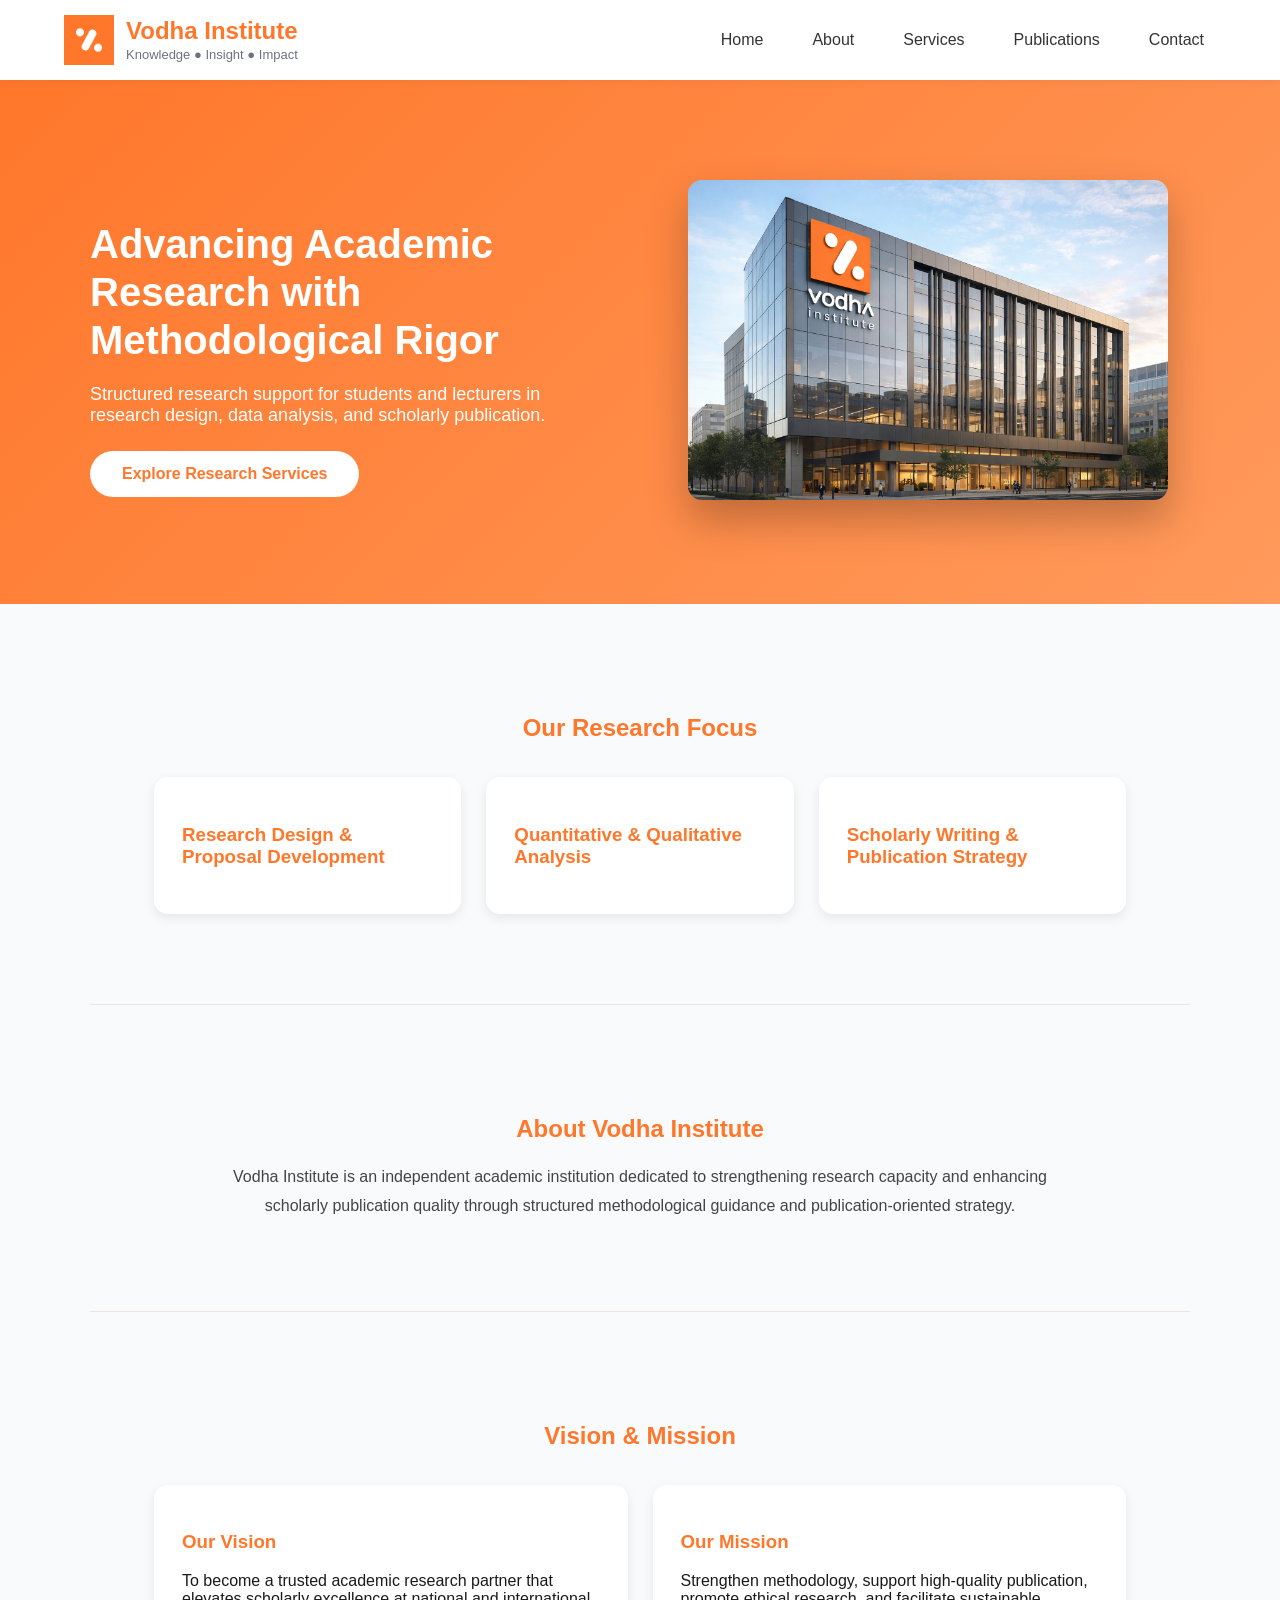
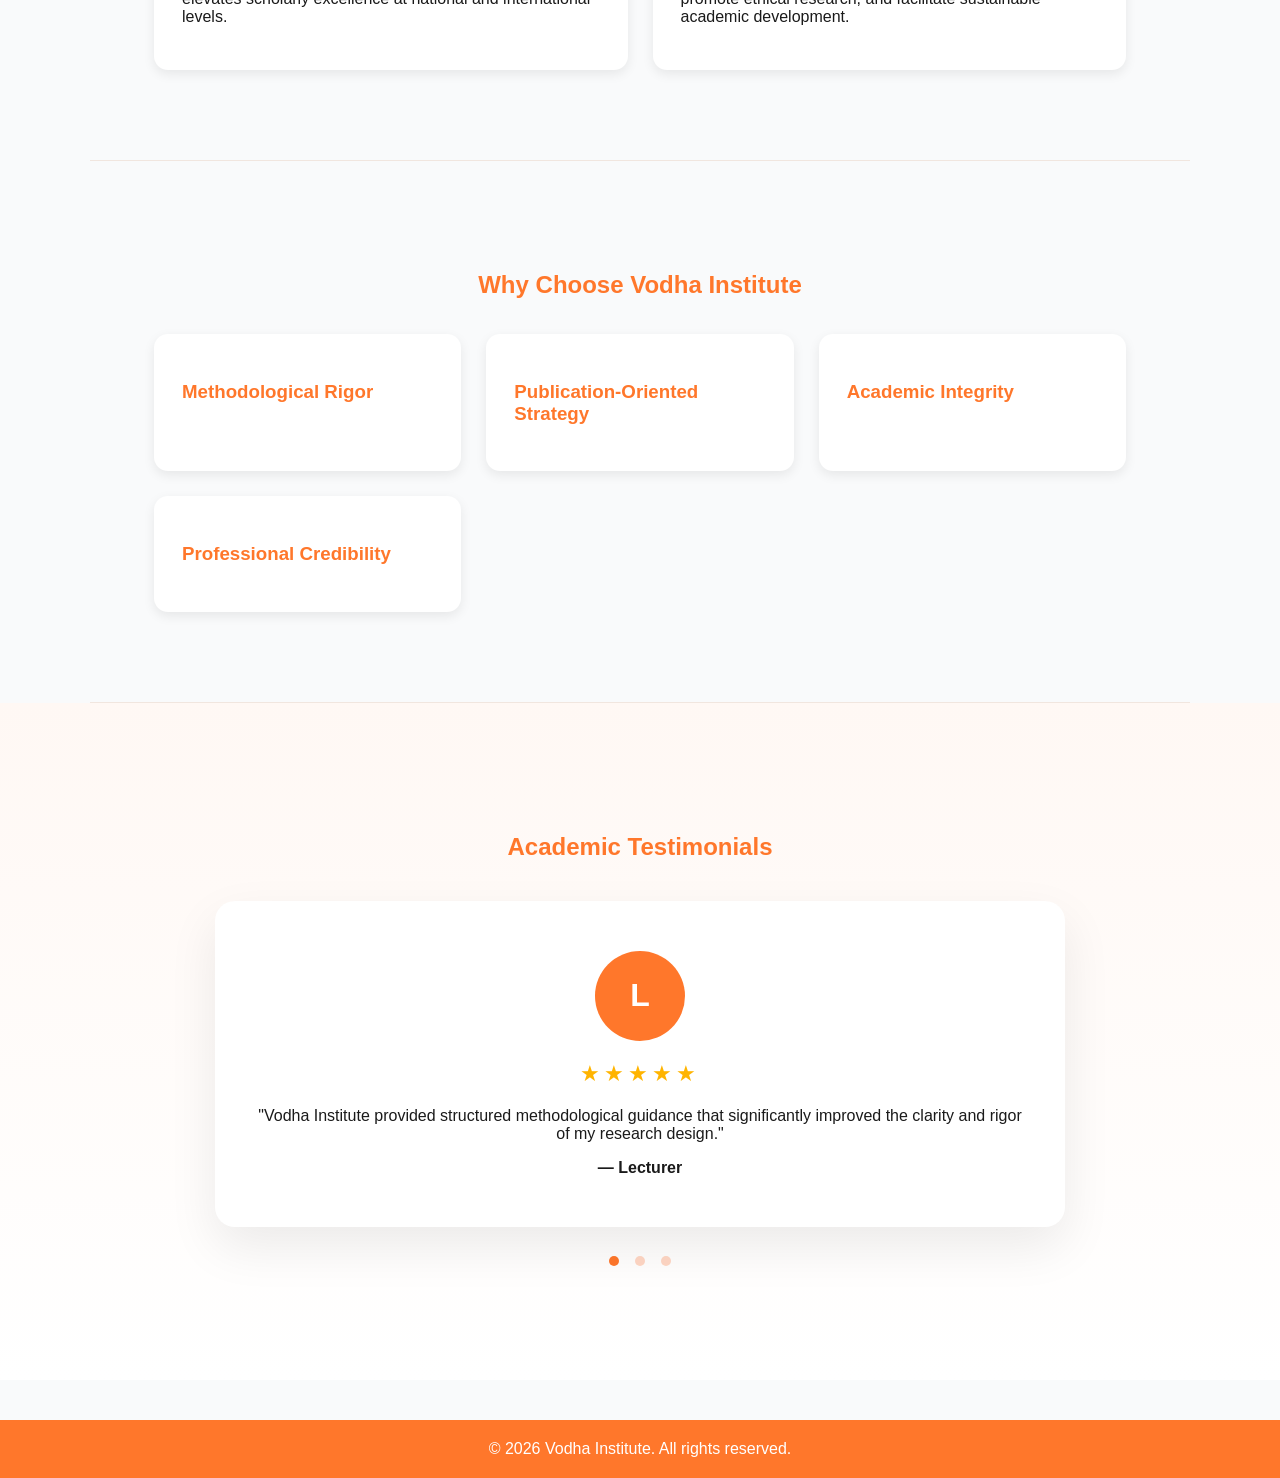
<file: index.html>
<!DOCTYPE html>
<html lang="en">
<head>
<meta charset="UTF-8">
<meta name="viewport" content="width=device-width, initial-scale=1.0">
<title>Vodha Institute</title>

<style>

/* ================= ROOT ================= */

:root{
--primary:#ff772b;
--primary-light:#ff9a5c;
--light:#f9fafb;
--gray:#6b7280;
}

*{box-sizing:border-box;}

body{
margin:0;
font-family:'Segoe UI',sans-serif;
background:var(--light);
color:#1a1a1a;
}

/* ================= HEADER ================= */

header{
background:white;
padding:15px 5%;
display:flex;
justify-content:space-between;
align-items:center;
flex-wrap:wrap;
box-shadow:0 2px 8px rgba(0,0,0,0.05);
position:sticky;
top:0;
z-index:1000;
}

.logo{display:flex;align-items:center;gap:12px;}
.logo img{height:50px;}

.logo-text span{
font-size:24px;
font-weight:bold;
color:var(--primary);
}

.logo-text small{
font-size:13px;
color:var(--gray);
}

nav{display:flex;gap:25px;}

nav a{
text-decoration:none;
color:#333;
font-weight:500;
padding:8px 12px;
border-radius:6px;
}

nav a:hover{
background:#fff3ec;
color:var(--primary);
}

/* ================= HERO ================= */

.hero{
background:linear-gradient(135deg,var(--primary),var(--primary-light));
color:white;
padding:100px 5%;
}

.hero-container{
display:flex;
align-items:center;
justify-content:space-between;
gap:50px;
max-width:1100px;
margin:auto;
flex-wrap:wrap;
}

.hero-text{flex:1;min-width:300px;}

.hero h1{
font-size:40px;
line-height:1.2;
margin-bottom:20px;
}

.hero p{font-size:18px;margin-bottom:25px;}

.hero-btn{
display:inline-block;
padding:14px 32px;
background:white;
color:var(--primary);
border-radius:30px;
text-decoration:none;
font-weight:bold;
}

.hero-image{flex:1;min-width:300px;text-align:center;}

.hero-image img{
width:100%;
max-width:480px;
border-radius:14px;
box-shadow:0 20px 40px rgba(0,0,0,0.25);
}

/* ================= SECTION ================= */

.section{
padding:90px 5%;
max-width:1100px;
margin:auto;
border-bottom:1px solid #f1e6df;
}

.section:last-of-type{border-bottom:none;}

.cards{
display:grid;
grid-template-columns:repeat(auto-fit,minmax(250px,1fr));
gap:25px;
margin-top:35px;
}

.card{
background:white;
padding:28px;
border-radius:14px;
box-shadow:0 4px 12px rgba(0,0,0,0.08);
transition:0.3s;
}

.card:hover{
transform:translateY(-5px);
box-shadow:0 12px 25px rgba(0,0,0,0.15);
}

.card h3{color:var(--primary);}

/* ================= TESTIMONIAL ================= */

.testimonial-section{
background:linear-gradient(180deg,#fff8f4 0%, #ffffff 100%);
padding:110px 5%;
}

.testimonial-wrapper{
max-width:850px;
margin:40px auto 0 auto;
}

.testimonial-slide{
display:none;
text-align:center;
background:white;
padding:50px 40px;
border-radius:20px;
box-shadow:0 20px 50px rgba(0,0,0,0.08);
opacity:0;
transform:translateY(20px);
transition:all 0.6s ease;
}

.testimonial-slide.active{
display:block;
opacity:1;
transform:translateY(0);
}

.testimonial-avatar{
width:90px;
height:90px;
border-radius:50%;
background:var(--primary);
color:white;
display:flex;
align-items:center;
justify-content:center;
font-size:32px;
font-weight:bold;
margin:0 auto 20px auto;
}

.testimonial-rating{
color:#ffb400;
font-size:22px;
margin-bottom:20px;
letter-spacing:4px;
}

.testimonial-dots{
margin-top:25px;
text-align:center;
}

.testimonial-dots span{
height:10px;
width:10px;
margin:0 6px;
background:#ffd7c4;
border-radius:50%;
display:inline-block;
cursor:pointer;
transition:background 0.3s ease;
}

.testimonial-dots span.active{
background:var(--primary);
}

/* ================= FOOTER ================= */

footer{
background:var(--primary);
color:white;
text-align:center;
padding:20px;
margin-top:40px;
}

/* ================= MOBILE ================= */

@media(max-width:768px){
header{flex-direction:column;align-items:flex-start;}
nav{width:100%;overflow-x:auto;white-space:nowrap;margin-top:10px;}
.hero-container{flex-direction:column;text-align:center;}
}

.hidden{display:none;}

</style>
</head>

<body>

<header>
<div class="logo">
<img src="VA_20260221_163725_0004.png">
<div class="logo-text">
<span>Vodha Institute</span><br>
<small>Knowledge ● Insight ● Impact</small>
</div>
</div>
<nav>
<a href="index.html">Home</a>
<a href="about.html">About</a>
<a href="services.html">Services</a>
<a href="publications.html">Publications</a>
<a href="contact.html">Contact</a>
</nav>
</header>

<!-- HERO -->

<section class="hero">
<div class="hero-container">
<div class="hero-text">
<h1>Advancing Academic Research with Methodological Rigor</h1>
<p>Structured research support for students and lecturers in research design, data analysis, and scholarly publication.</p>
<a href="services.html" class="hero-btn">Explore Research Services</a>
</div>
<div class="hero-image">
<img src="BUILD.png">
</div>
</div>
</section>

<!-- RESEARCH FOCUS -->

<section class="section">
<h2 style="text-align:center;color:#ff772b;">Our Research Focus</h2>
<div class="cards">
<div class="card"><h3>Research Design & Proposal Development</h3></div>
<div class="card"><h3>Quantitative & Qualitative Analysis</h3></div>
<div class="card"><h3>Scholarly Writing & Publication Strategy</h3></div>
</div>
</section>

<!-- ABOUT -->

<section class="section">
<h2 style="text-align:center;color:#ff772b;">About Vodha Institute</h2>
<p style="max-width:850px;margin:auto;line-height:1.8;color:#444;text-align:center;">
Vodha Institute is an independent academic institution dedicated to strengthening research capacity and enhancing scholarly publication quality through structured methodological guidance and publication-oriented strategy.
</p>
</section>

<!-- VISION & MISSION -->

<section class="section">
<h2 style="text-align:center;color:#ff772b;">Vision & Mission</h2>
<div class="cards">
<div class="card">
<h3>Our Vision</h3>
<p>To become a trusted academic research partner that elevates scholarly excellence at national and international levels.</p>
</div>
<div class="card">
<h3>Our Mission</h3>
<p>Strengthen methodology, support high-quality publication, promote ethical research, and facilitate sustainable academic development.</p>
</div>
</div>
</section>

<!-- WHY CHOOSE US -->

<section class="section">
<h2 style="text-align:center;color:#ff772b;">Why Choose Vodha Institute</h2>
<div class="cards">
<div class="card"><h3>Methodological Rigor</h3></div>
<div class="card"><h3>Publication-Oriented Strategy</h3></div>
<div class="card"><h3>Academic Integrity</h3></div>
<div class="card"><h3>Professional Credibility</h3></div>
</div>
</section>

<!-- TESTIMONIAL -->

<section class="testimonial-section">
<h2 style="text-align:center;color:#ff772b;">Academic Testimonials</h2>

<div class="testimonial-wrapper">

<div class="testimonial-slide active">
<div class="testimonial-avatar">L</div>
<div class="testimonial-rating">★★★★★</div>
<p>"Vodha Institute provided structured methodological guidance that significantly improved the clarity and rigor of my research design."</p>
<strong>— Lecturer</strong>
</div>

<div class="testimonial-slide">
<div class="testimonial-avatar">M</div>
<div class="testimonial-rating">★★★★★</div>
<p>"The statistical analysis support helped refine my thesis results and align them with publication standards."</p>
<strong>— Master’s Student</strong>
</div>

<div class="testimonial-slide">
<div class="testimonial-avatar">R</div>
<div class="testimonial-rating">★★★★★</div>
<p>"The publication strategy consultation strengthened the manuscript structure and improved submission readiness."</p>
<strong>— Researcher</strong>
</div>

</div>

<div class="testimonial-dots">
<span class="dot active" onclick="currentSlide(0)"></span>
<span class="dot" onclick="currentSlide(1)"></span>
<span class="dot" onclick="currentSlide(2)"></span>
</div>

</section>

<footer>
© 2026 Vodha Institute. All rights reserved.
</footer>

<script>
document.addEventListener("DOMContentLoaded", function(){

let slides = document.querySelectorAll(".testimonial-slide");
let dots = document.querySelectorAll(".dot");
let current = 0;

function showSlide(index){
slides.forEach(slide => slide.classList.remove("active"));
dots.forEach(dot => dot.classList.remove("active"));
slides[index].classList.add("active");
dots[index].classList.add("active");
current = index;
}

function nextSlide(){
current = (current + 1) % slides.length;
showSlide(current);
}

window.currentSlide = function(index){
showSlide(index);
}

setInterval(nextSlide, 5000);

});
</script>

</body>
</html>
</file>
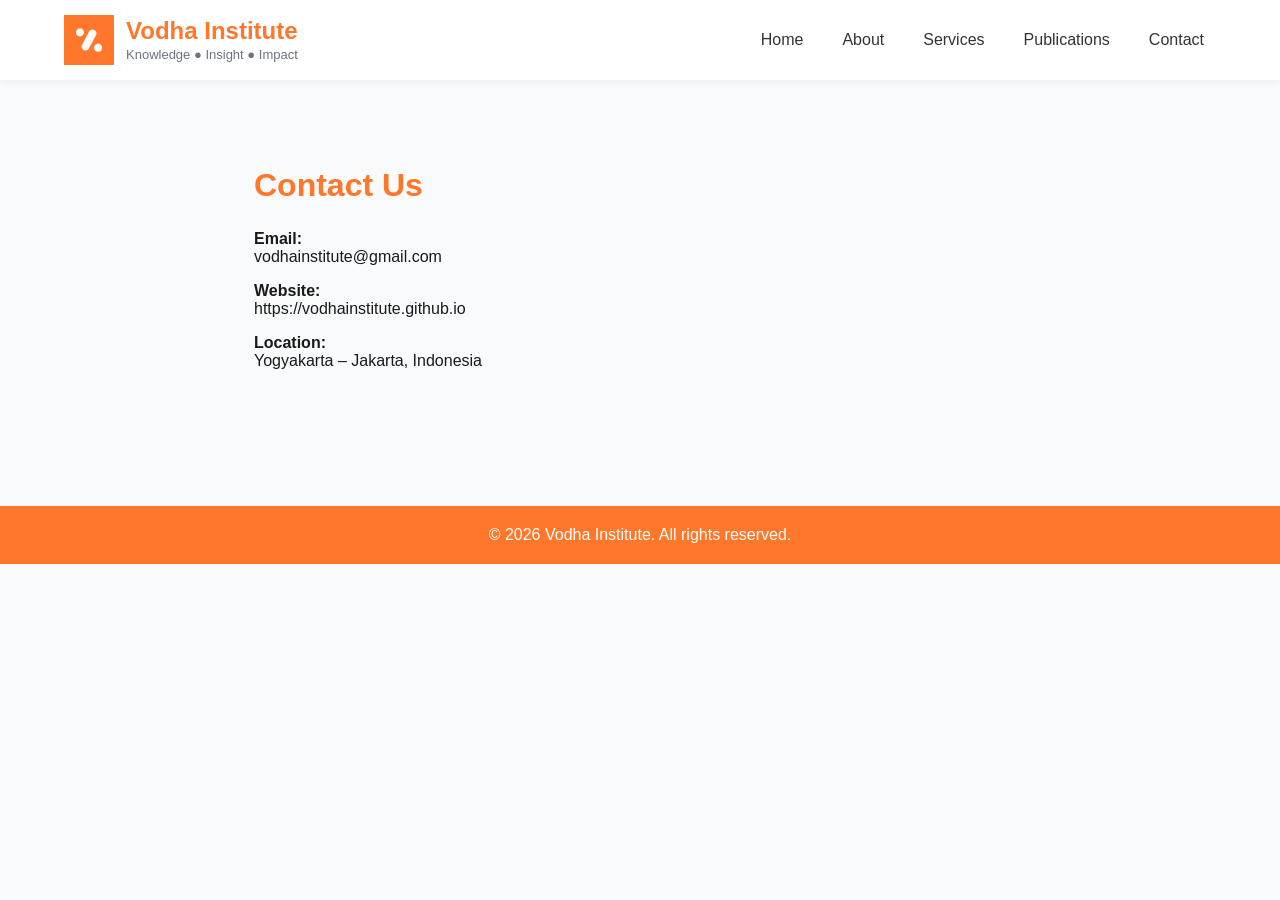
<file: contact.html>
<!DOCTYPE html>
<html lang="en">
<head>
<meta charset="UTF-8">
<meta name="viewport" content="width=device-width, initial-scale=1.0">
<title>About - Vodha Institute</title>

<style>

:root{
--primary:#ff772b;
--light:#f9fafb;
--gray:#6b7280;
}

*{
box-sizing:border-box;
}

body{
margin:0;
font-family:'Segoe UI',sans-serif;
background:var(--light);
color:#1a1a1a;
}

/* HEADER */

header{
background:white;
padding:15px 5%;
display:flex;
justify-content:space-between;
align-items:center;
flex-wrap:wrap;
box-shadow:0 2px 8px rgba(0,0,0,0.05);
}

.logo{
display:flex;
align-items:center;
gap:12px;
}

.logo img{
height:50px;
}

.logo-text span{
font-size:24px;
font-weight:bold;
color:var(--primary);
}

.logo-text small{
font-size:13px;
color:var(--gray);
}

/* NAVIGATION */

nav{
display:flex;
gap:15px;
}

nav a{
text-decoration:none;
color:#333;
font-weight:500;
padding:8px 12px;
border-radius:6px;
}

nav a:hover{
background:#fff3ec;
color:var(--primary);
}

/* MOBILE NAV FIX */

@media (max-width:600px){

nav{
overflow-x:auto;
white-space:nowrap;
width:100%;
margin-top:10px;
padding-bottom:5px;
}

nav a{
display:inline-block;
font-size:14px;
flex:0 0 auto;
}

}

/* SECTION */

.section{
padding:60px 5%;
max-width:900px;
margin:auto;
}

.section h1{
color:var(--primary);
font-size:32px;
}

.section h2{
color:var(--primary);
margin-top:50px;
}

/* PROFILE CARD */

.profile{
background:white;
padding:30px;
border-radius:15px;
box-shadow:0 4px 15px rgba(0,0,0,0.08);
margin-top:30px;
text-align:center;
max-width:500px;
margin-left:auto;
margin-right:auto;
}

.profile img{
width:180px;
height:180px;
object-fit:cover;
border-radius:50%;
margin-bottom:15px;
box-shadow:0 6px 18px rgba(0,0,0,0.15);
}

.profile-name{
font-size:24px;
font-weight:700;
}

.profile-title{
font-size:16px;
font-weight:700;
color:var(--primary);
margin:10px 0;
}

.profile-desc{
font-size:15px;
color:#444;
line-height:1.6;
}

.profile-links{
margin-top:10px;
}

.profile-links a{
display:inline-block;
margin:6px 12px;
color:var(--primary);
font-weight:600;
text-decoration:none;
}

.profile-links a:hover{
text-decoration:underline;
}

/* FOOTER */

footer{
background:var(--primary);
color:white;
text-align:center;
padding:20px;
margin-top:60px;
}

/* MOBILE PROFILE */

@media (max-width:600px){

.section{
padding:40px 20px;
}

.section h1{
font-size:26px;
}

.profile{
padding:25px 15px;
}

.profile img{
width:140px;
height:140px;
}

.profile-name{
font-size:20px;
}

.profile-title{
font-size:15px;
}

.profile-desc{
font-size:14px;
}

.profile-links a{
display:block;
margin:6px 0;
}

}

</style>
</head>

<body>

<header>

<div class="logo">

<img src="VA_20260221_163725_0004.png">

<div class="logo-text">
<span>Vodha Institute</span><br>
<small>Knowledge ● Insight ● Impact</small>
</div>

</div>

<nav>
<a href="index.html">Home</a>
<a href="about.html">About</a>
<a href="services.html">Services</a>
<a href="publications.html">Publications</a>
<a href="contact.html">Contact</a>
</nav>

</header>

<section class="section">

<h1>Contact Us</h1>

<div class="contact-box">

<p><b>Email:</b><br>
vodhainstitute@gmail.com
</p>

<p><b>Website:</b><br>
https://vodhainstitute.github.io
</p>

<p><b>Location:</b><br>
Yogyakarta – Jakarta, Indonesia
</p>

</div>

</section>

<footer>

© 2026 Vodha Institute. All rights reserved.

</footer>

</body>
</html>
</file>
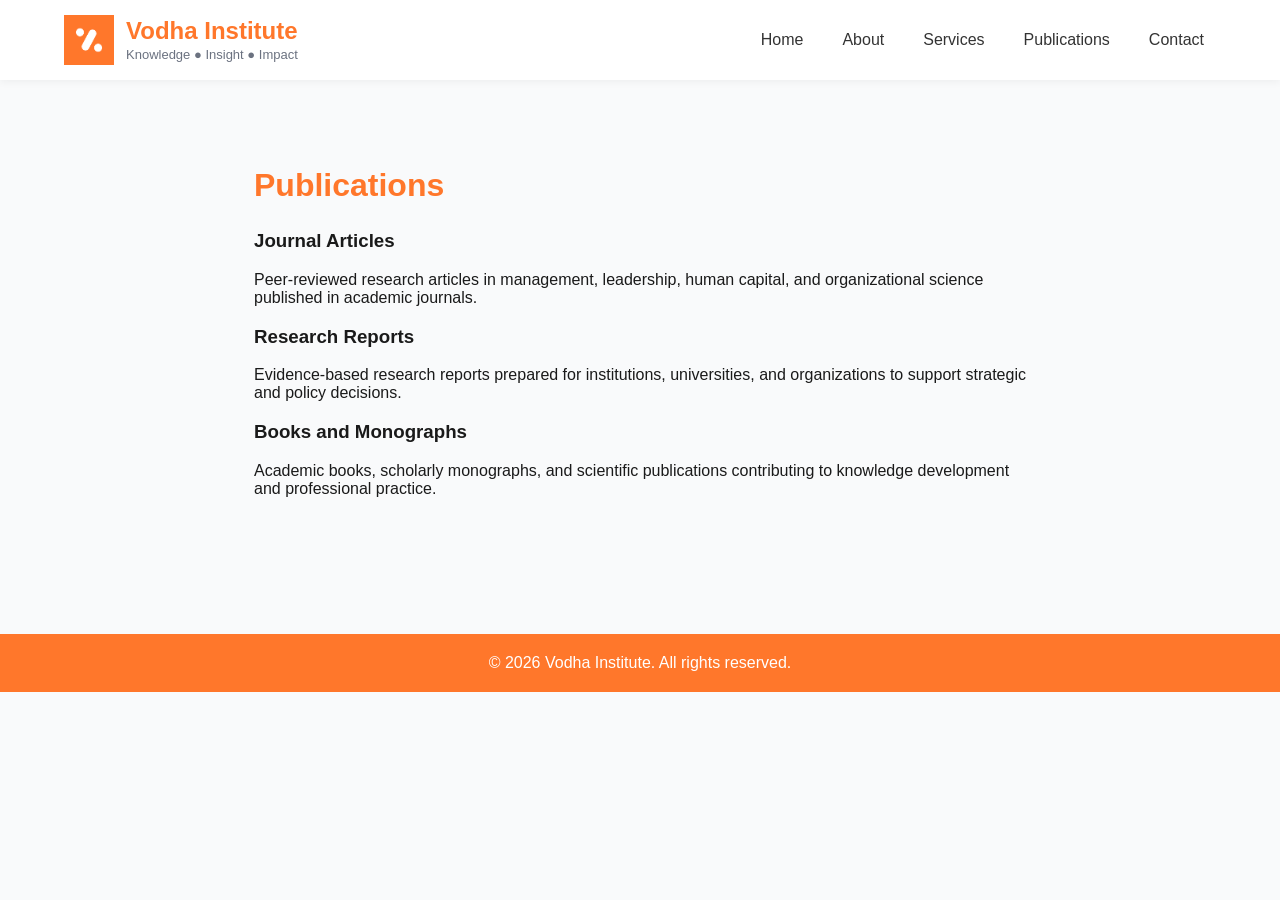
<file: publications.html>
<!DOCTYPE html>
<html lang="en">
<head>
<meta charset="UTF-8">
<meta name="viewport" content="width=device-width, initial-scale=1.0">
<title>About - Vodha Institute</title>

<style>

:root{
--primary:#ff772b;
--light:#f9fafb;
--gray:#6b7280;
}

*{
box-sizing:border-box;
}

body{
margin:0;
font-family:'Segoe UI',sans-serif;
background:var(--light);
color:#1a1a1a;
}

/* HEADER */

header{
background:white;
padding:15px 5%;
display:flex;
justify-content:space-between;
align-items:center;
flex-wrap:wrap;
box-shadow:0 2px 8px rgba(0,0,0,0.05);
}

.logo{
display:flex;
align-items:center;
gap:12px;
}

.logo img{
height:50px;
}

.logo-text span{
font-size:24px;
font-weight:bold;
color:var(--primary);
}

.logo-text small{
font-size:13px;
color:var(--gray);
}

/* NAVIGATION */

nav{
display:flex;
gap:15px;
}

nav a{
text-decoration:none;
color:#333;
font-weight:500;
padding:8px 12px;
border-radius:6px;
}

nav a:hover{
background:#fff3ec;
color:var(--primary);
}

/* MOBILE NAV FIX */

@media (max-width:600px){

nav{
overflow-x:auto;
white-space:nowrap;
width:100%;
margin-top:10px;
padding-bottom:5px;
}

nav a{
display:inline-block;
font-size:14px;
flex:0 0 auto;
}

}

/* SECTION */

.section{
padding:60px 5%;
max-width:900px;
margin:auto;
}

.section h1{
color:var(--primary);
font-size:32px;
}

.section h2{
color:var(--primary);
margin-top:50px;
}

/* PROFILE CARD */

.profile{
background:white;
padding:30px;
border-radius:15px;
box-shadow:0 4px 15px rgba(0,0,0,0.08);
margin-top:30px;
text-align:center;
max-width:500px;
margin-left:auto;
margin-right:auto;
}

.profile img{
width:180px;
height:180px;
object-fit:cover;
border-radius:50%;
margin-bottom:15px;
box-shadow:0 6px 18px rgba(0,0,0,0.15);
}

.profile-name{
font-size:24px;
font-weight:700;
}

.profile-title{
font-size:16px;
font-weight:700;
color:var(--primary);
margin:10px 0;
}

.profile-desc{
font-size:15px;
color:#444;
line-height:1.6;
}

.profile-links{
margin-top:10px;
}

.profile-links a{
display:inline-block;
margin:6px 12px;
color:var(--primary);
font-weight:600;
text-decoration:none;
}

.profile-links a:hover{
text-decoration:underline;
}

/* FOOTER */

footer{
background:var(--primary);
color:white;
text-align:center;
padding:20px;
margin-top:60px;
}

/* MOBILE PROFILE */

@media (max-width:600px){

.section{
padding:40px 20px;
}

.section h1{
font-size:26px;
}

.profile{
padding:25px 15px;
}

.profile img{
width:140px;
height:140px;
}

.profile-name{
font-size:20px;
}

.profile-title{
font-size:15px;
}

.profile-desc{
font-size:14px;
}

.profile-links a{
display:block;
margin:6px 0;
}

}

</style>
</head>

<body>

<header>

<div class="logo">

<img src="VA_20260221_163725_0004.png">

<div class="logo-text">
<span>Vodha Institute</span><br>
<small>Knowledge ● Insight ● Impact</small>
</div>

</div>

<nav>
<a href="index.html">Home</a>
<a href="about.html">About</a>
<a href="services.html">Services</a>
<a href="publications.html">Publications</a>
<a href="contact.html">Contact</a>
</nav>

</header>

<section class="section">

<h1>Publications</h1>

<div class="pub">
<h3>Journal Articles</h3>
<p>
Peer-reviewed research articles in management, leadership, human capital, and organizational science published in academic journals.
</p>
</div>

<div class="pub">
<h3>Research Reports</h3>
<p>
Evidence-based research reports prepared for institutions, universities, and organizations to support strategic and policy decisions.
</p>
</div>

<div class="pub">
<h3>Books and Monographs</h3>
<p>
Academic books, scholarly monographs, and scientific publications contributing to knowledge development and professional practice.
</p>
</div>

</section>

<footer>

© 2026 Vodha Institute. All rights reserved.

</footer>

</body>
</html>
</file>
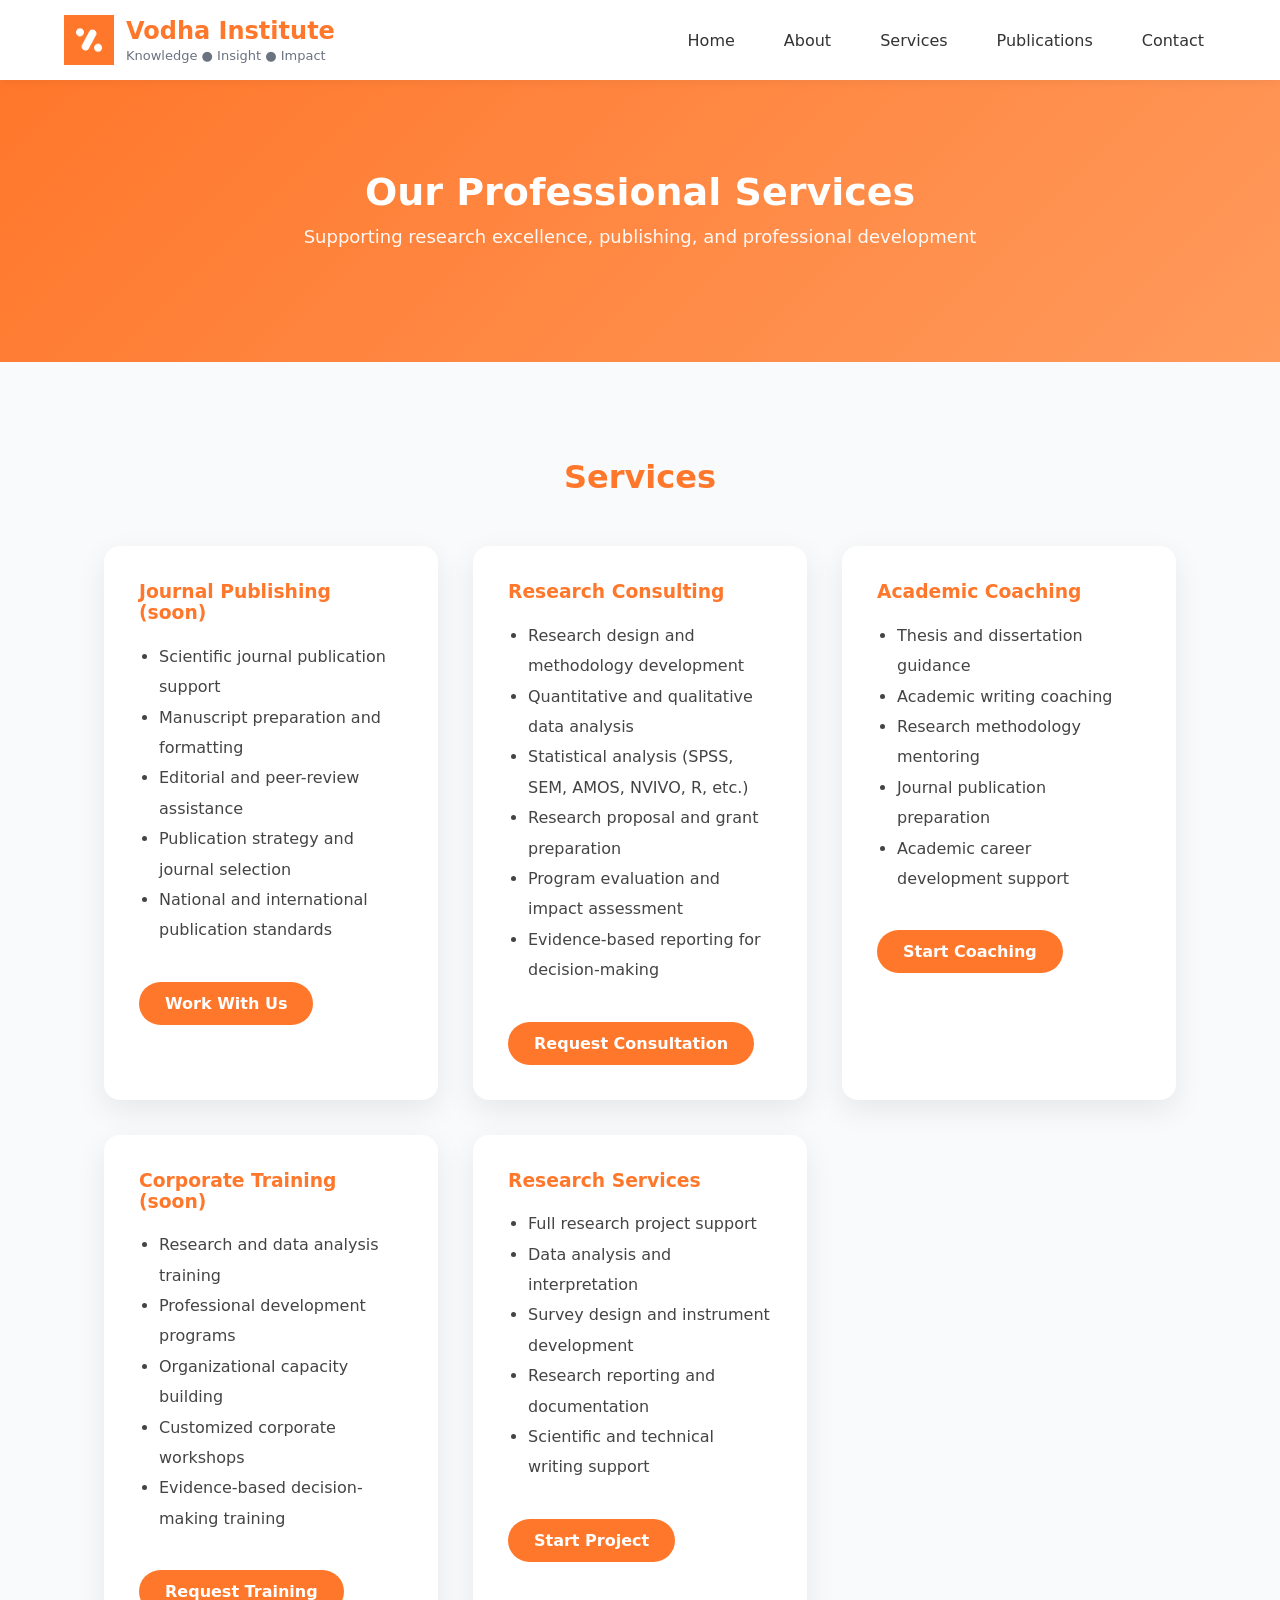
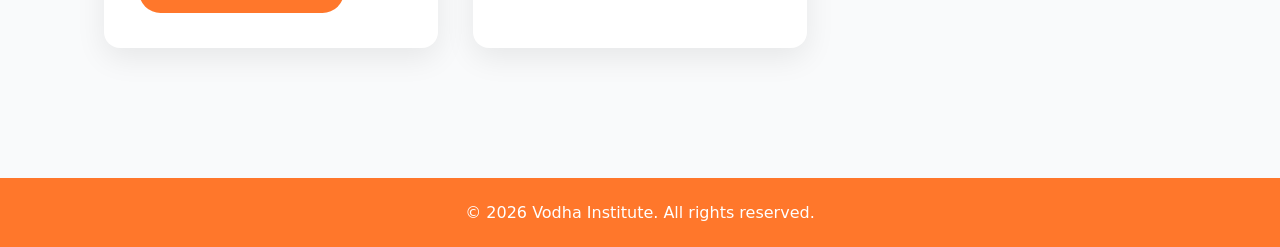
<file: services.html>
<!DOCTYPE html>
<html lang="en">

<head>

<meta charset="UTF-8">
<meta name="viewport" content="width=device-width, initial-scale=1.0">

<title>Services - Vodha Institute</title>
<link rel="stylesheet" href="assets/style.css">

<style>

/* ================= ROOT ================= */

:root{
--primary:#ff772b;
--primary-light:#ff9a5c;
--light:#f9fafb;
--gray:#6b7280;
--dark:#1a1a1a;
}

*{
box-sizing:border-box;
}

body{
margin:0;
font-family:'Segoe UI',system-ui,-apple-system,sans-serif;
background:var(--light);
color:var(--dark);
}


/* ================= HEADER ================= */

header{
background:white;
padding:15px 5%;
display:flex;
justify-content:space-between;
align-items:center;
box-shadow:0 2px 10px rgba(0,0,0,0.05);
position:sticky;
top:0;
z-index:1000;
}

.logo{
display:flex;
align-items:center;
gap:12px;
}

.logo img{
height:50px;
}

.logo-text span{
font-size:24px;
font-weight:bold;
color:var(--primary);
}

.logo-text small{
color:var(--gray);
}


/* NAV */

nav{
display:flex;
gap:25px;
}

nav a{
text-decoration:none;
color:#333;
font-weight:500;
position:relative;
}

nav a::after{
content:"";
width:0;
height:2px;
background:var(--primary);
position:absolute;
bottom:-5px;
left:0;
transition:0.3s;
}

nav a:hover::after{
width:100%;
}


/* MOBILE */

.menu-toggle{
display:none;
font-size:28px;
cursor:pointer;
color:var(--primary);
}


@media(max-width:768px){

.menu-toggle{
display:none;
}

header{
flex-direction:column;
align-items:flex-start;
}

nav{

display:flex;

flex-direction:row;

overflow-x:auto;

white-space:nowrap;

width:100%;

margin-top:10px;

padding-bottom:5px;

box-shadow:none;

position:static;

opacity:1;

max-height:none;

}

nav a{

display:inline-block;

padding:10px 15px;

font-size:15px;

flex:0 0 auto;

}

}

/* HERO */

.hero{
background:linear-gradient(135deg,var(--primary),var(--primary-light));
color:white;
text-align:center;
padding:90px 20px;
}

.hero h1{
margin:0;
font-size:38px;
}

.hero p{
margin-top:10px;
opacity:0.95;
}


/* SECTION */

.section{
padding:70px 5%;
max-width:1200px;
margin:auto;
}

.section-title{
text-align:center;
color:var(--primary);
font-size:32px;
margin-bottom:50px;
}


/* GRID */

.services-grid{
display:grid;
grid-template-columns:repeat(auto-fit,minmax(320px,1fr));
gap:35px;
}


/* CARD */

.service-card{

background:white;

padding:35px;

border-radius:16px;

box-shadow:0 10px 30px rgba(0,0,0,0.08);

position:relative;

opacity:0;

transform:translateY(40px);

transition:
transform 0.6s ease,
opacity 0.6s ease,
box-shadow 0.4s ease;

}


/* accent line */

.service-card::before{

content:"";

width:0;
height:4px;

background:linear-gradient(
90deg,
var(--primary),
var(--primary-light)
);

position:absolute;
top:0;
left:0;

border-radius:16px 16px 0 0;

transition:0.5s;

}

.service-card:hover::before{
width:100%;
}


/* reveal */

.service-card.active{
opacity:1;
transform:translateY(0);
}


/* hover */

.service-card:hover{

transform:translateY(-12px);

box-shadow:0 25px 60px rgba(0,0,0,0.15);

}


.service-card h3{
color:var(--primary);
margin-top:0;
}


.service-card ul{
padding-left:20px;
line-height:1.9;
color:#444;
}


/* BUTTON */

.service-btn{

display:inline-block;

margin-top:20px;

padding:12px 26px;

background:var(--primary);

color:white;

border-radius:30px;

text-decoration:none;

font-weight:600;

transition:0.3s;

}

.service-btn:hover{

transform:translateY(-3px);

box-shadow:0 10px 25px rgba(0,0,0,0.2);

}


/* FOOTER */

footer{
background:var(--primary);
color:white;
text-align:center;
padding:25px;
margin-top:60px;
}


</style>

</head>

<body>


<header>

<div class="logo">

<img src="VA_20260221_163725_0004.png">

<div class="logo-text">

<span>Vodha Institute</span><br>

<small>Knowledge ● Insight ● Impact</small>

</div>

</div>


<div class="menu-toggle" onclick="toggleMenu()">☰</div>


<nav id="navMenu">

<a href="index.html">Home</a>

<a href="about.html">About</a>

<a href="services.html">Services</a>

<a href="publications.html">Publications</a>

<a href="contact.html">Contact</a>

</nav>

</header>



<section class="hero">

<h1>Our Professional Services</h1>

<p>
Supporting research excellence, publishing, and professional development
</p>

</section>



<section class="section">

<h2 class="section-title">
Services
</h2>



<div class="services-grid">


<!-- Journal Publishing -->

<div class="service-card reveal">

<h3>Journal Publishing (soon)</h3>

<ul>
<li>Scientific journal publication support</li>
<li>Manuscript preparation and formatting</li>
<li>Editorial and peer-review assistance</li>
<li>Publication strategy and journal selection</li>
<li>National and international publication standards</li>
</ul>

<a href="contact.html" class="service-btn">
Work With Us
</a>

</div>



<!-- Research Consulting -->

<div class="service-card reveal">

<h3>Research Consulting</h3>

<ul>
<li>Research design and methodology development</li>
<li>Quantitative and qualitative data analysis</li>
<li>Statistical analysis (SPSS, SEM, AMOS, NVIVO, R, etc.)</li>
<li>Research proposal and grant preparation</li>
<li>Program evaluation and impact assessment</li>
<li>Evidence-based reporting for decision-making</li>
</ul>

<a href="contact.html" class="service-btn">
Request Consultation
</a>

</div>



<!-- Academic Coaching -->

<div class="service-card reveal">

<h3>Academic Coaching</h3>

<ul>
<li>Thesis and dissertation guidance</li>
<li>Academic writing coaching</li>
<li>Research methodology mentoring</li>
<li>Journal publication preparation</li>
<li>Academic career development support</li>
</ul>

<a href="contact.html" class="service-btn">
Start Coaching
</a>

</div>



<!-- Corporate Training -->

<div class="service-card reveal">

<h3>Corporate Training (soon)</h3>

<ul>
<li>Research and data analysis training</li>
<li>Professional development programs</li>
<li>Organizational capacity building</li>
<li>Customized corporate workshops</li>
<li>Evidence-based decision-making training</li>
</ul>

<a href="contact.html" class="service-btn">
Request Training
</a>

</div>



<!-- Research Services -->

<div class="service-card reveal">

<h3>Research Services</h3>

<ul>
<li>Full research project support</li>
<li>Data analysis and interpretation</li>
<li>Survey design and instrument development</li>
<li>Research reporting and documentation</li>
<li>Scientific and technical writing support</li>
</ul>

<a href="contact.html" class="service-btn">
Start Project
</a>

</div>



</div>

</section>



<footer>

© 2026 Vodha Institute. All rights reserved.

</footer>



<script>

/* MOBILE MENU */

function toggleMenu(){
document.getElementById("navMenu").classList.toggle("show");
}


/* PREMIUM REVEAL */

const observer =
new IntersectionObserver(entries=>{

entries.forEach(entry=>{

if(entry.isIntersecting){
entry.target.classList.add("active");
}

});

},{threshold:0.1});


document.querySelectorAll(".reveal")
.forEach(el=>observer.observe(el));

</script>



</body>
</html>
</file>
<file: assets/style.css>
:root{
--primary:#ff772b;
--primary-light:#ff9a5c;
--light:#f9fafb;
--gray:#6b7280;
}

*{
box-sizing:border-box;
}

body{
margin:0;
font-family:'Segoe UI',sans-serif;
background:var(--light);
color:#1a1a1a;
}

/* HEADER */

header{
background:white;
padding:15px 5%;
display:flex;
justify-content:space-between;
align-items:center;
flex-wrap:wrap;
box-shadow:0 2px 8px rgba(0,0,0,0.05);
position:sticky;
top:0;
z-index:1000;
}

.logo{
display:flex;
align-items:center;
gap:12px;
}

.logo img{
height:50px;
}

.logo-text span{
font-size:24px;
font-weight:bold;
color:var(--primary);
}

.logo-text small{
font-size:13px;
color:var(--gray);
}

/* NAVIGATION */

nav{
display:flex;
gap:25px;
}

nav a{
text-decoration:none;
color:#333;
font-weight:500;
padding:8px 12px;
border-radius:6px;
transition:0.3s;
}

nav a:hover{
background:#fff3ec;
color:var(--primary);
}

/* HERO */

.hero{
background:linear-gradient(135deg,var(--primary),var(--primary-light));
color:white;
padding:100px 5%;
}

.hero-container{
display:flex;
align-items:center;
justify-content:space-between;
gap:50px;
max-width:1100px;
margin:auto;
flex-wrap:wrap;
}

.hero-text{
flex:1;
min-width:300px;
}

.hero h1{
font-size:40px;
line-height:1.2;
margin-bottom:20px;
}

.hero p{
font-size:18px;
margin-bottom:25px;
}

.hero-btn{
display:inline-block;
padding:14px 32px;
background:white;
color:var(--primary);
border-radius:30px;
text-decoration:none;
font-weight:bold;
}

.hero-image{
flex:1;
min-width:300px;
text-align:center;
}

.hero-image img{
width:100%;
max-width:480px;
border-radius:14px;
box-shadow:0 20px 40px rgba(0,0,0,0.25);
}

/* SECTION */

.section{
padding:80px 5%;
max-width:1100px;
margin:auto;
border-bottom:1px solid #f1e6df;
}

.section:last-of-type{
border-bottom:none;
}

/* ABOUT */

.about{
max-width:900px;
margin:auto;
line-height:1.8;
color:#444;
}

/* CARDS */

.cards{
display:grid;
grid-template-columns:repeat(auto-fit,minmax(250px,1fr));
gap:25px;
margin-top:35px;
}

.card{
background:white;
padding:28px;
border-radius:14px;
box-shadow:0 4px 12px rgba(0,0,0,0.08);
transition:0.3s;
}

.card:hover{
transform:translateY(-5px);
box-shadow:0 12px 25px rgba(0,0,0,0.15);
}

.card h3{
color:var(--primary);
}

/* TESTIMONIAL PREMIUM */

.testimonial-section{
background:linear-gradient(180deg,#fff8f4 0%, #ffffff 100%);
padding:100px 5%;
}

.testimonial-wrapper{
max-width:850px;
margin:40px auto 0 auto;
}

.testimonial-slide{
display:none;
text-align:center;
background:white;
padding:50px 40px;
border-radius:20px;
box-shadow:0 20px 50px rgba(0,0,0,0.08);
opacity:0;
transform:translateY(15px);
transition:all 0.6s ease;
}

.testimonial-slide.active{
display:block;
opacity:1;
transform:translateY(0);
}

.testimonial-avatar{
width:90px;
height:90px;
border-radius:50%;
background:#ff772b;
color:white;
display:flex;
align-items:center;
justify-content:center;
font-size:32px;
font-weight:bold;
margin:0 auto 20px auto;
}

.testimonial-rating{
color:#ffb400;
font-size:22px;
margin-bottom:20px;
letter-spacing:4px;
}

.testimonial-dots{
margin-top:25px;
text-align:center;
}

.testimonial-dots span{
height:10px;
width:10px;
margin:0 6px;
background:#ffd7c4;
border-radius:50%;
display:inline-block;
cursor:pointer;
transition:background 0.3s ease;
}

.testimonial-dots span.active{
background:#ff772b;
}

/* FOOTER */

footer{
background:var(--primary);
color:white;
text-align:center;
padding:20px;
margin-top:40px;
}

/* MOBILE */

@media(max-width:768px){

header{
flex-direction:column;
align-items:flex-start;
}

nav{
width:100%;
overflow-x:auto;
white-space:nowrap;
margin-top:10px;
}

.hero-container{
flex-direction:column;
text-align:center;
}

}
</file>
